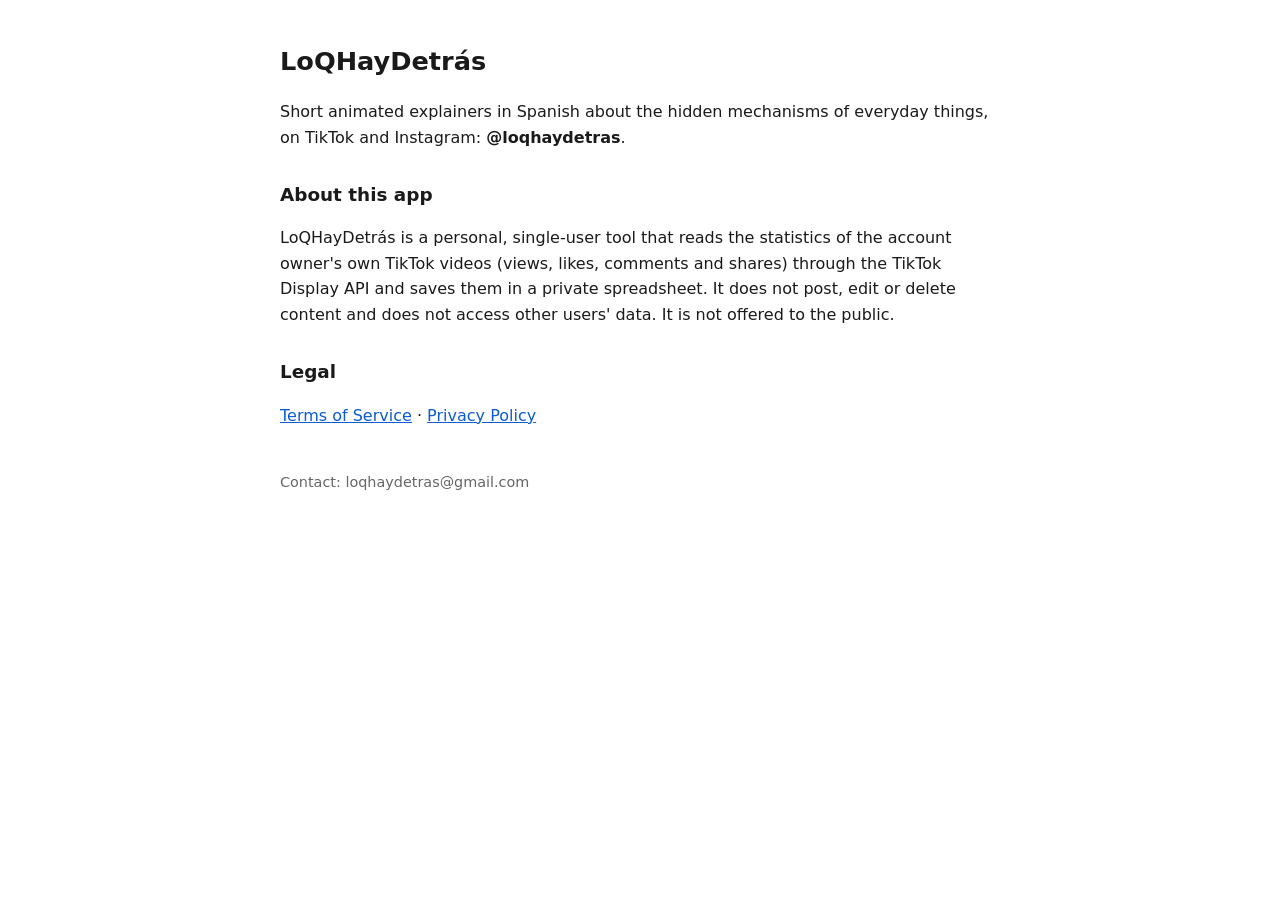
<file: index.html>
<!doctype html><html lang="en"><head><meta charset="utf-8"><meta name="viewport" content="width=device-width,initial-scale=1"><title>LoQHayDetrás</title><link rel="stylesheet" href="style.css"></head><body>
<h1>LoQHayDetrás</h1>
<p>Short animated explainers in Spanish about the hidden mechanisms of everyday things, on TikTok and Instagram: <strong>@loqhaydetras</strong>.</p>
<h2>About this app</h2>
<p>LoQHayDetrás is a personal, single-user tool that reads the statistics of the account owner's own TikTok videos (views, likes, comments and shares) through the TikTok Display API and saves them in a private spreadsheet. It does not post, edit or delete content and does not access other users' data. It is not offered to the public.</p>
<h2>Legal</h2>
<p><a href="terms.html">Terms of Service</a> · <a href="privacy.html">Privacy Policy</a></p>
<footer>Contact: loqhaydetras@gmail.com</footer></body></html>
</file>
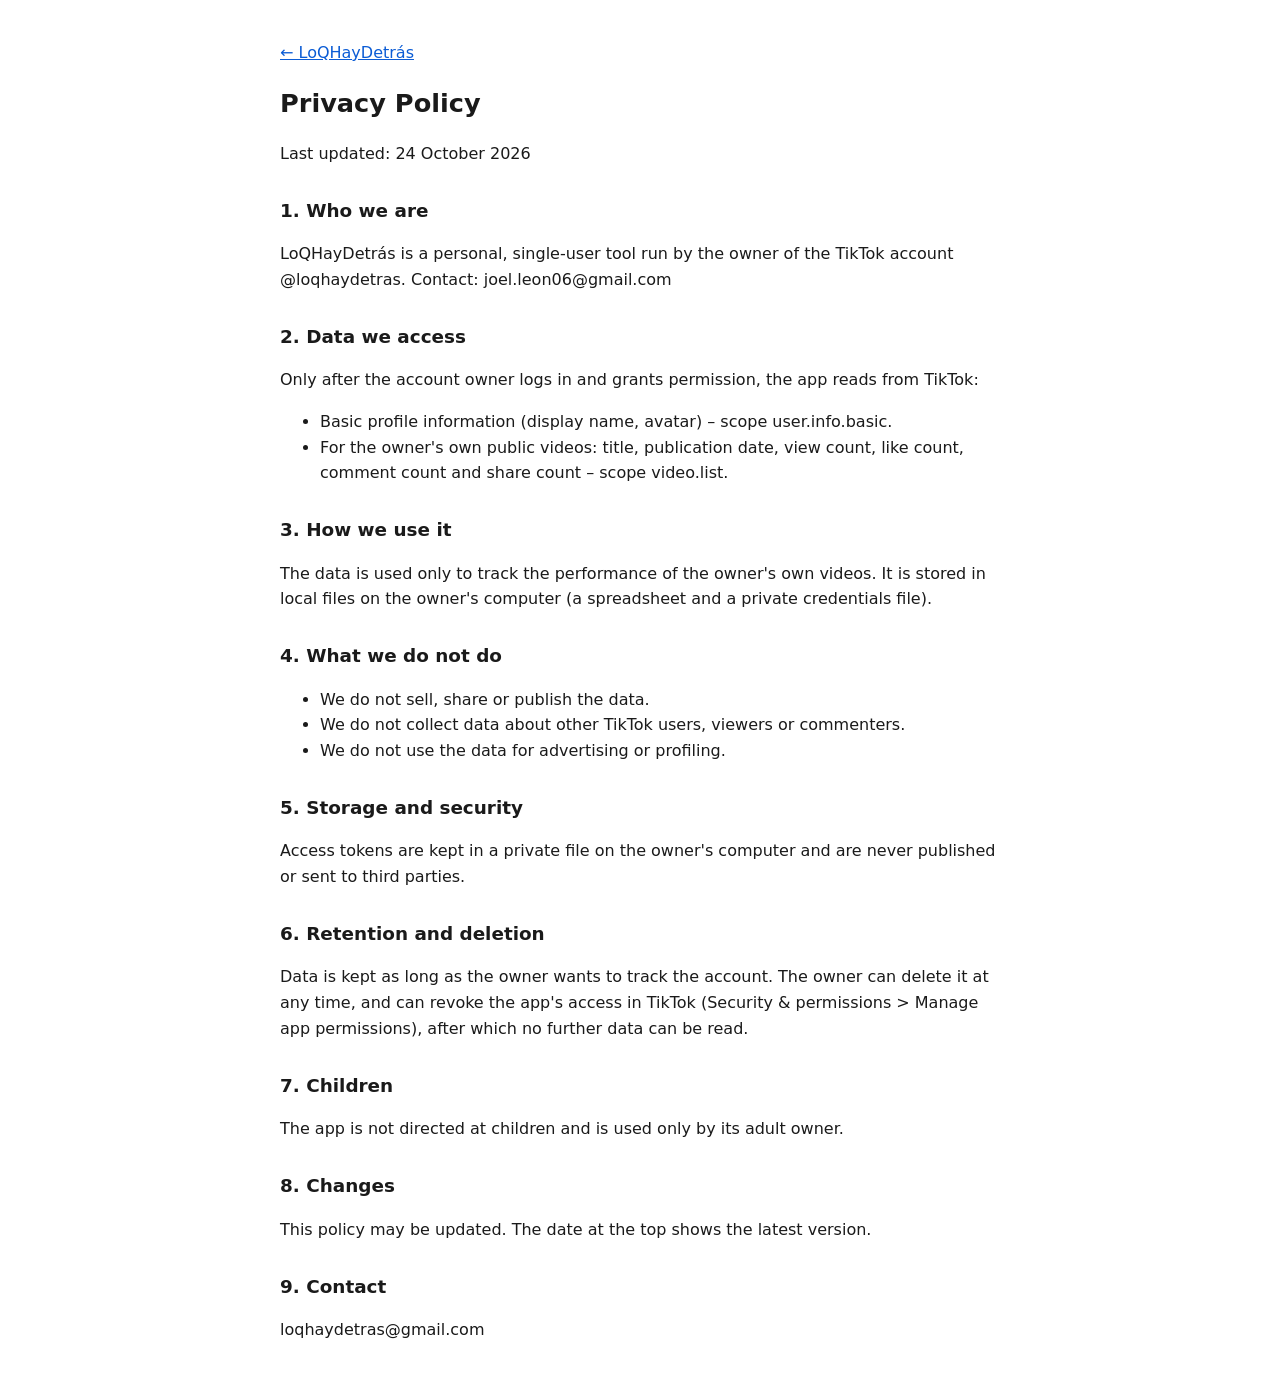
<file: privacy.html>
<!doctype html><html lang="en"><head><meta charset="utf-8"><meta name="viewport" content="width=device-width,initial-scale=1"><title>Privacy Policy – LoQHayDetrás</title><link rel="stylesheet" href="style.css"></head><body>
<p><a href="index.html">← LoQHayDetrás</a></p>
<h1>Privacy Policy</h1><p>Last updated: 24 October 2026</p>
<h2>1. Who we are</h2><p>LoQHayDetrás is a personal, single-user tool run by the owner of the TikTok account @loqhaydetras. Contact: joel.leon06@gmail.com</p>
<h2>2. Data we access</h2><p>Only after the account owner logs in and grants permission, the app reads from TikTok:</p><ul><li>Basic profile information (display name, avatar) – scope user.info.basic.</li><li>For the owner's own public videos: title, publication date, view count, like count, comment count and share count – scope video.list.</li></ul>
<h2>3. How we use it</h2><p>The data is used only to track the performance of the owner's own videos. It is stored in local files on the owner's computer (a spreadsheet and a private credentials file).</p>
<h2>4. What we do not do</h2><ul><li>We do not sell, share or publish the data.</li><li>We do not collect data about other TikTok users, viewers or commenters.</li><li>We do not use the data for advertising or profiling.</li></ul>
<h2>5. Storage and security</h2><p>Access tokens are kept in a private file on the owner's computer and are never published or sent to third parties.</p>
<h2>6. Retention and deletion</h2><p>Data is kept as long as the owner wants to track the account. The owner can delete it at any time, and can revoke the app's access in TikTok (Security &amp; permissions &gt; Manage app permissions), after which no further data can be read.</p>
<h2>7. Children</h2><p>The app is not directed at children and is used only by its adult owner.</p>
<h2>8. Changes</h2><p>This policy may be updated. The date at the top shows the latest version.</p>
<h2>9. Contact</h2><p>loqhaydetras@gmail.com</p></body></html>
</file>
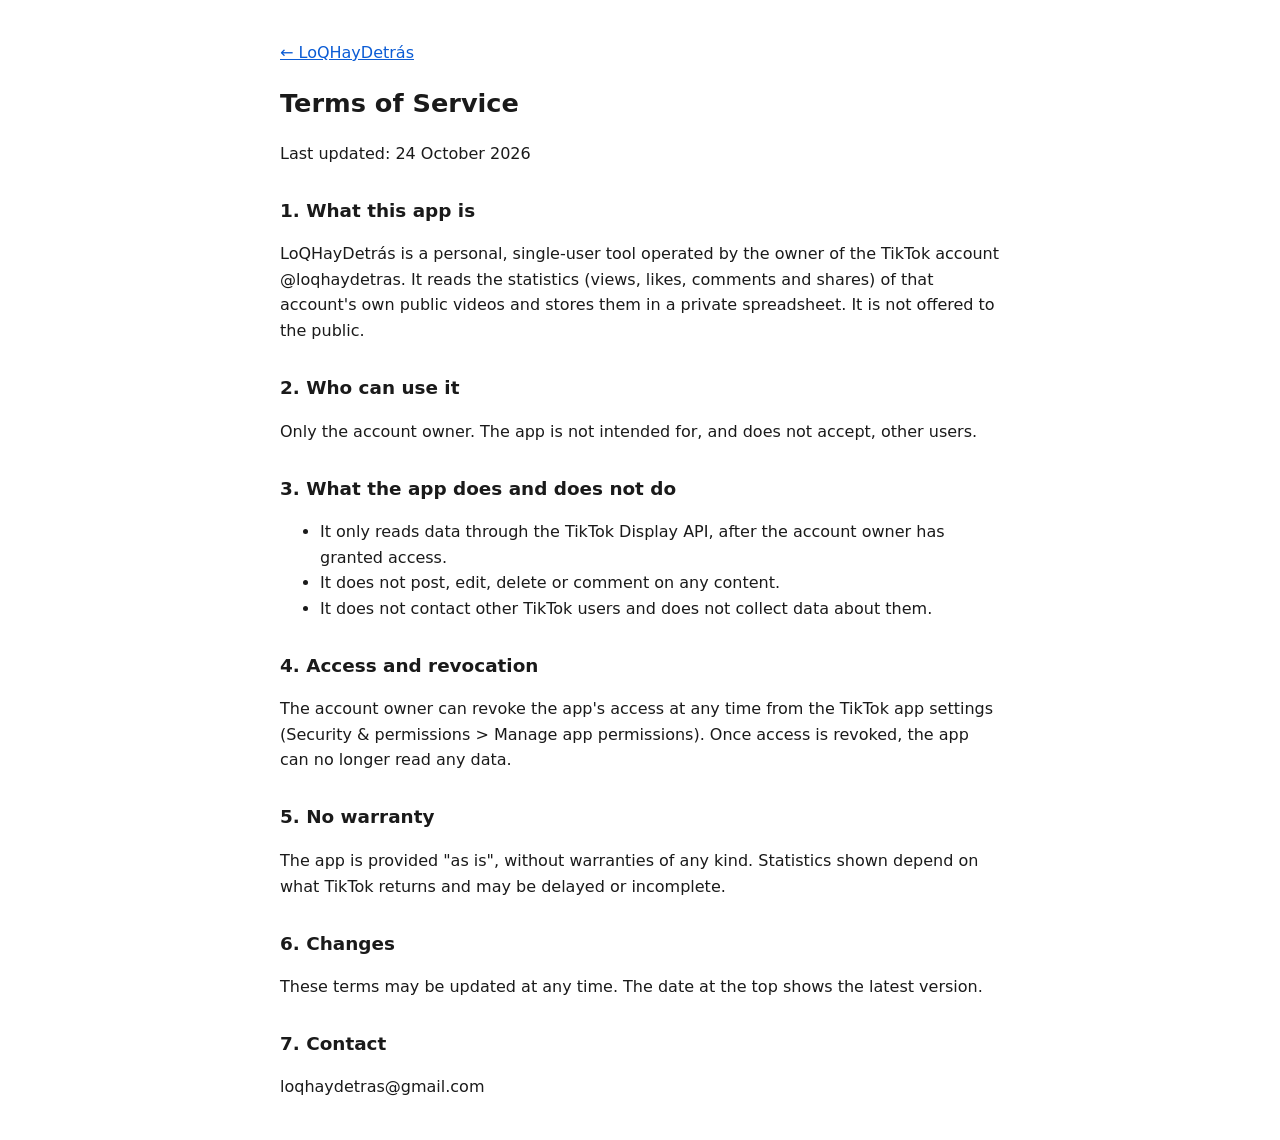
<file: terms.html>
<!doctype html><html lang="en"><head><meta charset="utf-8"><meta name="viewport" content="width=device-width,initial-scale=1"><title>Terms of Service – LoQHayDetrás</title><link rel="stylesheet" href="style.css"></head><body>
<p><a href="index.html">← LoQHayDetrás</a></p>
<h1>Terms of Service</h1><p>Last updated: 24 October 2026</p>
<h2>1. What this app is</h2><p>LoQHayDetrás is a personal, single-user tool operated by the owner of the TikTok account @loqhaydetras. It reads the statistics (views, likes, comments and shares) of that account's own public videos and stores them in a private spreadsheet. It is not offered to the public.</p>
<h2>2. Who can use it</h2><p>Only the account owner. The app is not intended for, and does not accept, other users.</p>
<h2>3. What the app does and does not do</h2><ul><li>It only reads data through the TikTok Display API, after the account owner has granted access.</li><li>It does not post, edit, delete or comment on any content.</li><li>It does not contact other TikTok users and does not collect data about them.</li></ul>
<h2>4. Access and revocation</h2><p>The account owner can revoke the app's access at any time from the TikTok app settings (Security &amp; permissions &gt; Manage app permissions). Once access is revoked, the app can no longer read any data.</p>
<h2>5. No warranty</h2><p>The app is provided "as is", without warranties of any kind. Statistics shown depend on what TikTok returns and may be delayed or incomplete.</p>
<h2>6. Changes</h2><p>These terms may be updated at any time. The date at the top shows the latest version.</p>
<h2>7. Contact</h2><p>loqhaydetras@gmail.com</p></body></html>
</file>
<file: style.css>
body{font-family:system-ui,Arial,sans-serif;max-width:720px;margin:0 auto;padding:24px 16px;line-height:1.6;color:#1a1a1a}
h1{font-size:1.6rem}h2{font-size:1.15rem;margin-top:1.6em}a{color:#0b5cd5}footer{margin-top:3em;font-size:.9rem;color:#666}
</file>
